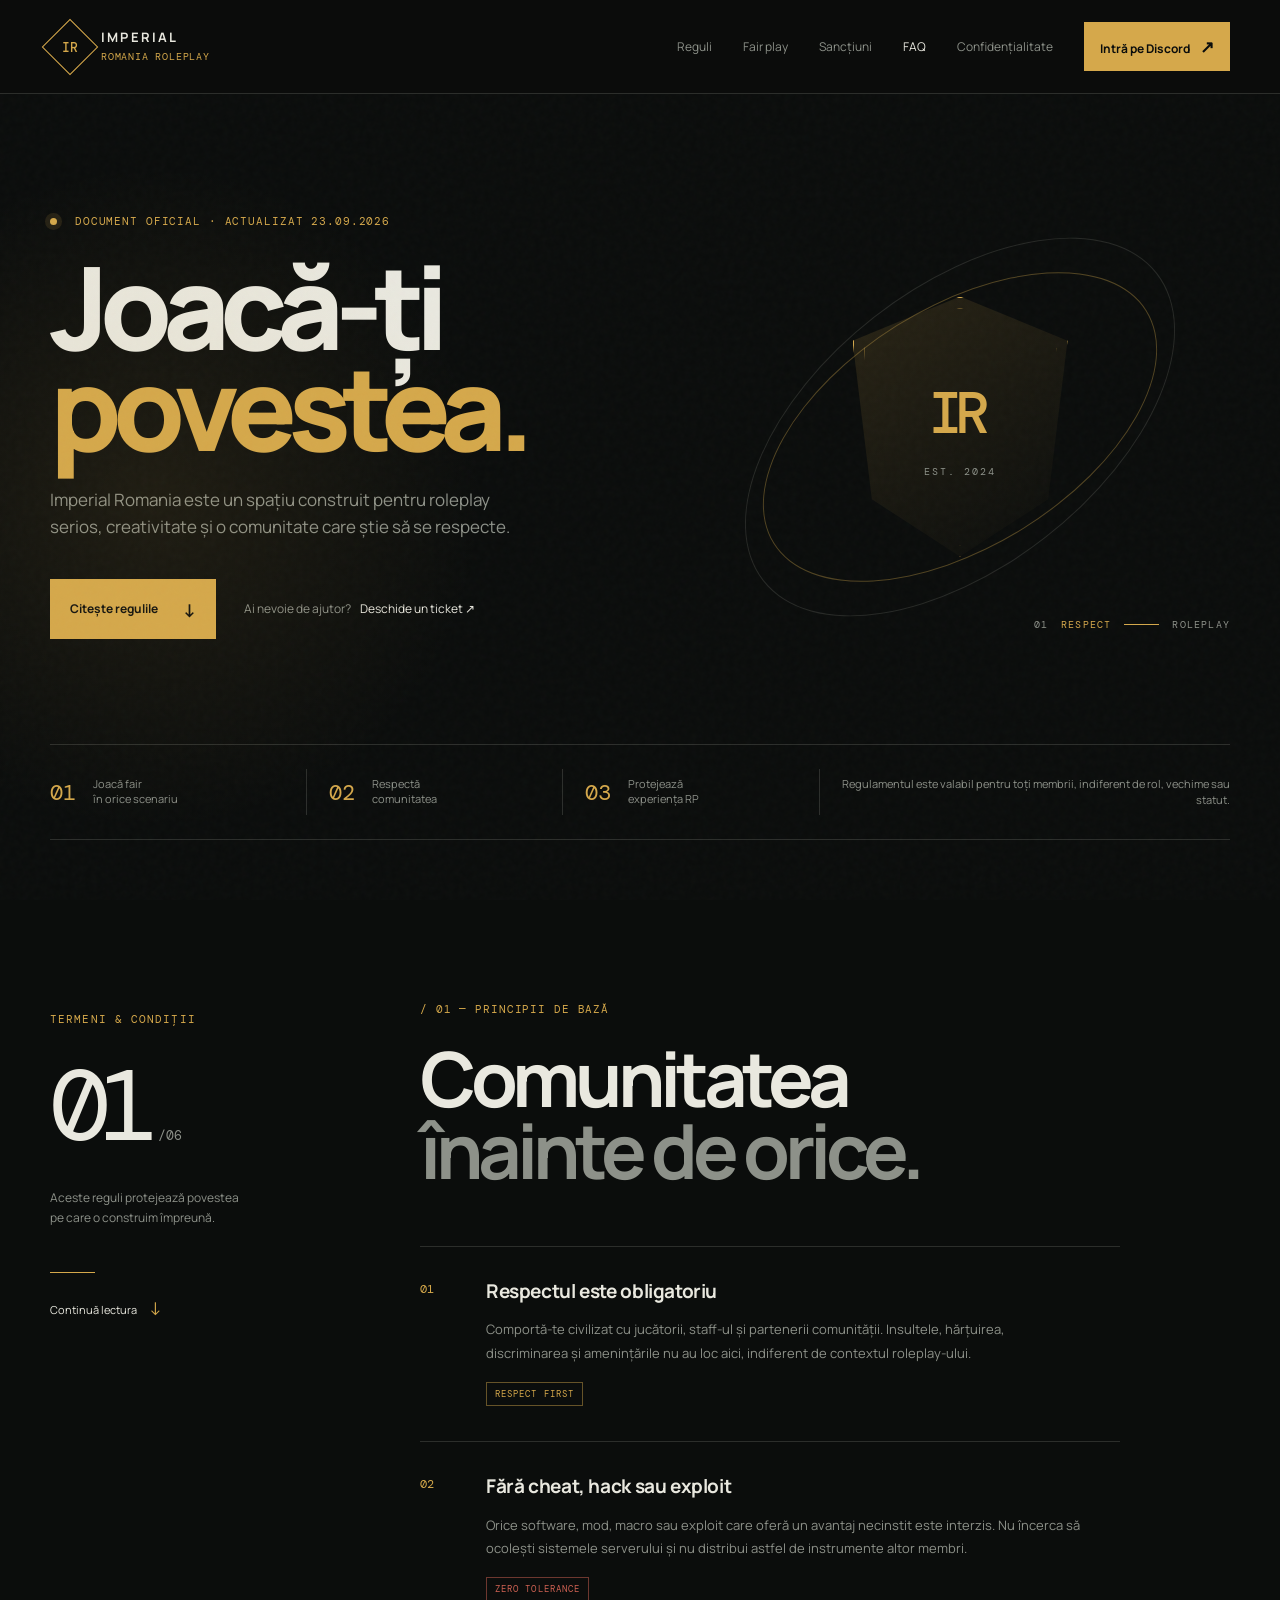
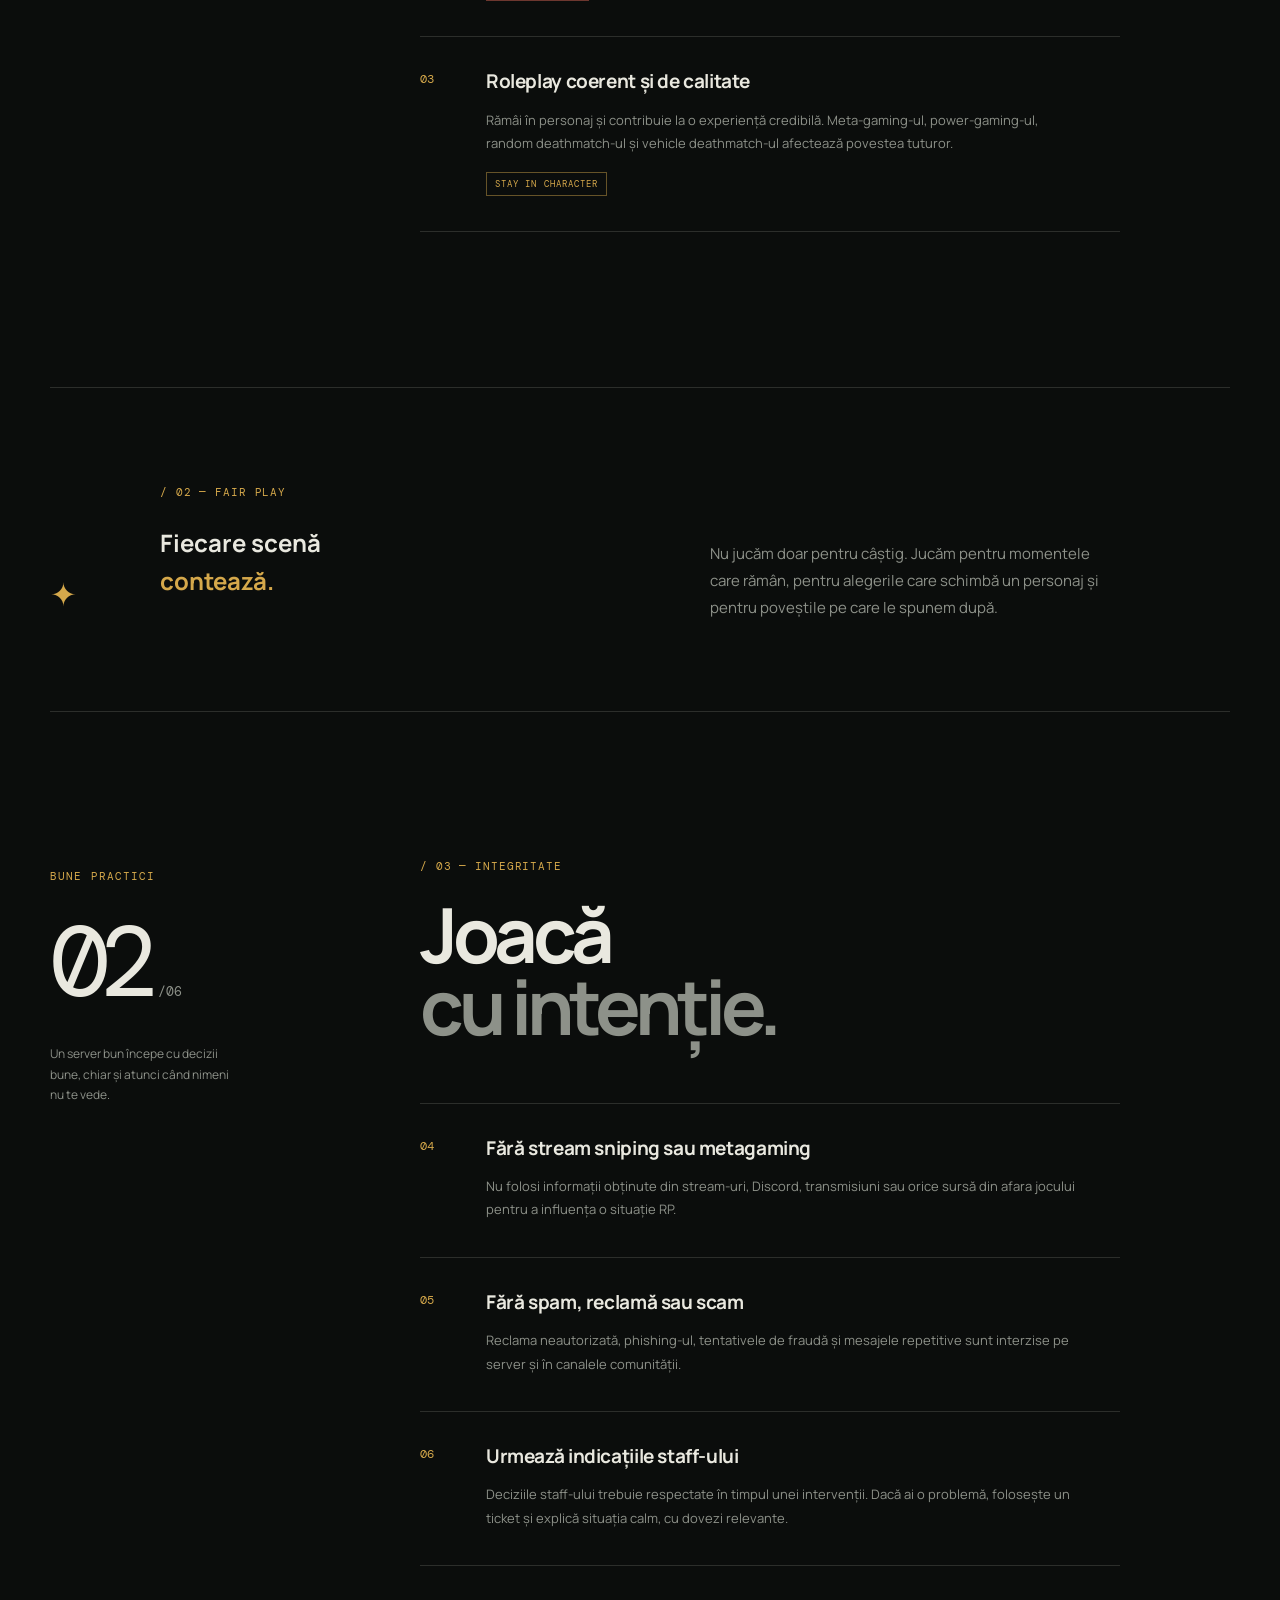
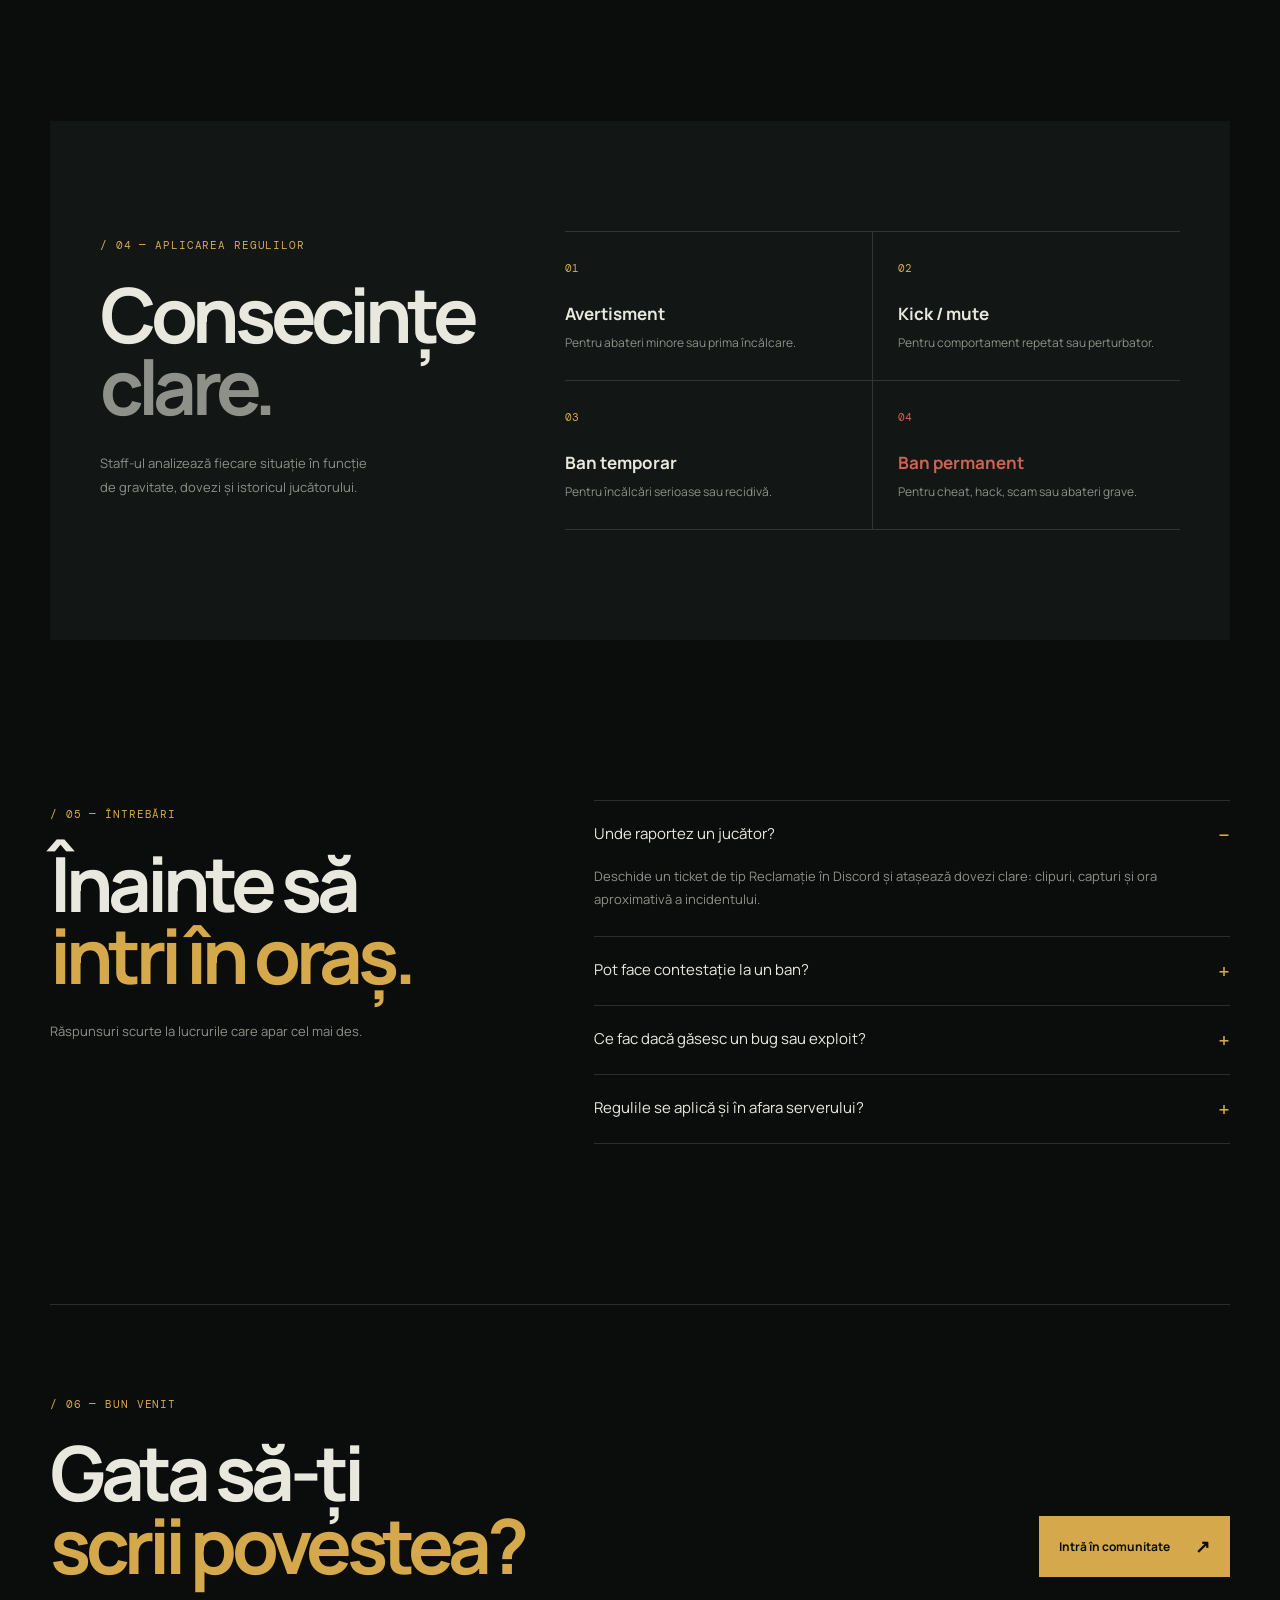
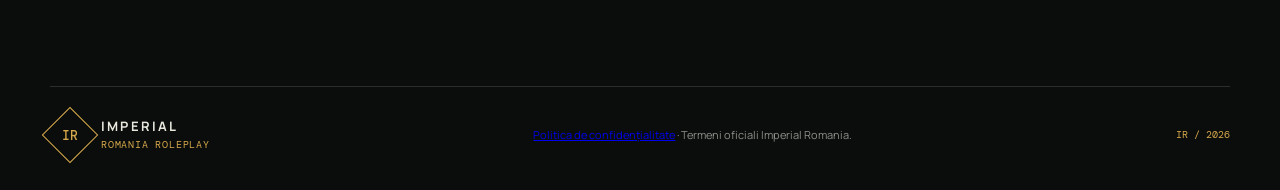
<file: index.html>
<!doctype html>
<html lang="ro">
  <head>
    <meta charset="UTF-8" />
    <meta name="viewport" content="width=device-width, initial-scale=1.0" />
    <meta name="theme-color" content="#0b0d0c" />
    <meta name="description" content="Termenii oficiali ai comunității Imperial Romania Roleplay. Joacă corect, respectă comunitatea, construiește-ți povestea." />
    <title>Imperial Romania | Terms of Service</title>
    <link rel="preconnect" href="https://fonts.googleapis.com" />
    <link rel="preconnect" href="https://fonts.gstatic.com" crossorigin />
    <link href="https://fonts.googleapis.com/css2?family=DM+Mono:wght@400;500&family=Manrope:wght@400;500;600;700;800&display=swap" rel="stylesheet" />
    <link rel="stylesheet" href="styles.css" />
  </head>
  <body>
    <div class="noise" aria-hidden="true"></div>
    <header class="site-header">
      <a class="brand" href="index.html" aria-label="Imperial Romania acasă">
        <span class="brand-mark"><span>IR</span></span>
        <span class="brand-text"><strong>IMPERIAL</strong><small>ROMANIA ROLEPLAY</small></span>
      </a>
      <button class="menu-toggle" type="button" aria-expanded="false" aria-controls="site-nav"><span></span><span></span></button>
      <nav id="site-nav" class="site-nav" aria-label="Navigație principală">
        <a class="active" href="#reguli">Reguli</a>
        <a href="#fair-play">Fair play</a>
        <a href="#sanctiuni">Sancțiuni</a>
        <a href="#faq">FAQ</a>
        <a href="privacy.html">Confidențialitate</a>
        <a class="nav-cta" href="https://discord.com" target="_blank" rel="noreferrer">Intră pe Discord <span>↗</span></a>
      </nav>
    </header>

    <main id="top">
      <section class="hero section-shell">
        <div class="hero-copy reveal">
          <div class="eyebrow"><span class="live-dot"></span> Document oficial · actualizat 23.09.2026</div>
          <h1>Joacă-ți<br /><em>povestea.</em></h1>
          <p class="hero-lead">Imperial Romania este un spațiu construit pentru roleplay serios, creativitate și o comunitate care știe să se respecte.</p>
          <div class="hero-actions">
            <a class="button button-primary" href="#reguli">Citește regulile <span>↓</span></a>
            <a class="text-link" href="https://discord.com" target="_blank" rel="noreferrer">Ai nevoie de ajutor? <span>Deschide un ticket ↗</span></a>
          </div>
        </div>
        <div class="hero-art reveal reveal-delay" aria-label="Emblemă Imperial Romania" role="img">
          <div class="orbit orbit-one"></div><div class="orbit orbit-two"></div>
          <div class="crest"><span>IR</span><small>EST. 2024</small></div>
          <div class="art-caption"><span>01</span><b>RESPECT</b><i></i><span>ROLEPLAY</span></div>
        </div>
      </section>

      <section class="stats-strip section-shell reveal">
        <div><strong>01</strong><span>Joacă fair<br />în orice scenariu</span></div>
        <div><strong>02</strong><span>Respectă<br />comunitatea</span></div>
        <div><strong>03</strong><span>Protejează<br />experiența RP</span></div>
        <div class="stats-note">Regulamentul este valabil pentru toți membrii, indiferent de rol, vechime sau statut.</div>
      </section>

      <section id="reguli" class="rules-layout section-shell">
        <aside class="section-index reveal">
          <span class="index-label">Termeni &amp; condiții</span>
          <div class="index-number">01<span>/06</span></div>
          <p>Aceste reguli protejează povestea pe care o construim împreună.</p>
          <div class="index-line"></div>
          <a href="#fair-play">Continuă lectura <span>↓</span></a>
        </aside>
        <div class="rules-content">
          <div class="content-heading reveal"><span class="kicker">/ 01 — Principii de bază</span><h2>Comunitatea<br /><span>înainte de orice.</span></h2></div>
          <div class="rule-list">
            <article class="rule reveal"><span class="rule-no">01</span><div><h3>Respectul este obligatoriu</h3><p>Comportă-te civilizat cu jucătorii, staff-ul și partenerii comunității. Insultele, hărțuirea, discriminarea și amenințările nu au loc aici, indiferent de contextul roleplay-ului.</p><div class="rule-tag">RESPECT FIRST</div></div></article>
            <article class="rule reveal"><span class="rule-no">02</span><div><h3>Fără cheat, hack sau exploit</h3><p>Orice software, mod, macro sau exploit care oferă un avantaj necinstit este interzis. Nu încerca să ocolești sistemele serverului și nu distribui astfel de instrumente altor membri.</p><div class="rule-tag danger">ZERO TOLERANCE</div></div></article>
            <article class="rule reveal"><span class="rule-no">03</span><div><h3>Roleplay coerent și de calitate</h3><p>Rămâi în personaj și contribuie la o experiență credibilă. Meta-gaming-ul, power-gaming-ul, random deathmatch-ul și vehicle deathmatch-ul afectează povestea tuturor.</p><div class="rule-tag">STAY IN CHARACTER</div></div></article>
          </div>
        </div>
      </section>

      <section id="fair-play" class="manifesto section-shell reveal">
        <div class="manifesto-mark">✦</div>
        <div><span class="kicker">/ 02 — Fair play</span><h2>Fiecare scenă<br /><em>contează.</em></h2></div>
        <p>Nu jucăm doar pentru câștig. Jucăm pentru momentele care rămân, pentru alegerile care schimbă un personaj și pentru poveștile pe care le spunem după.</p>
      </section>

      <section class="rules-layout second-rules section-shell">
        <aside class="section-index reveal"><span class="index-label">Bune practici</span><div class="index-number">02<span>/06</span></div><p>Un server bun începe cu decizii bune, chiar și atunci când nimeni nu te vede.</p></aside>
        <div class="rules-content">
          <div class="content-heading reveal"><span class="kicker">/ 03 — Integritate</span><h2>Joacă<br /><span>cu intenție.</span></h2></div>
          <div class="rule-list">
            <article class="rule reveal"><span class="rule-no">04</span><div><h3>Fără stream sniping sau metagaming</h3><p>Nu folosi informații obținute din stream-uri, Discord, transmisiuni sau orice sursă din afara jocului pentru a influența o situație RP.</p></div></article>
            <article class="rule reveal"><span class="rule-no">05</span><div><h3>Fără spam, reclamă sau scam</h3><p>Reclama neautorizată, phishing-ul, tentativele de fraudă și mesajele repetitive sunt interzise pe server și în canalele comunității.</p></div></article>
            <article class="rule reveal"><span class="rule-no">06</span><div><h3>Urmează indicațiile staff-ului</h3><p>Deciziile staff-ului trebuie respectate în timpul unei intervenții. Dacă ai o problemă, folosește un ticket și explică situația calm, cu dovezi relevante.</p></div></article>
          </div>
        </div>
      </section>

      <section id="sanctiuni" class="sanctions section-shell reveal">
        <div class="sanctions-head"><span class="kicker">/ 04 — Aplicarea regulilor</span><h2>Consecințe<br /><span>clare.</span></h2><p>Staff-ul analizează fiecare situație în funcție de gravitate, dovezi și istoricul jucătorului.</p></div>
        <div class="sanction-grid"><div><span>01</span><h3>Avertisment</h3><p>Pentru abateri minore sau prima încălcare.</p></div><div><span>02</span><h3>Kick / mute</h3><p>Pentru comportament repetat sau perturbator.</p></div><div><span>03</span><h3>Ban temporar</h3><p>Pentru încălcări serioase sau recidivă.</p></div><div class="critical"><span>04</span><h3>Ban permanent</h3><p>Pentru cheat, hack, scam sau abateri grave.</p></div></div>
      </section>

      <section id="faq" class="faq section-shell">
        <div class="faq-intro reveal"><span class="kicker">/ 05 — Întrebări</span><h2>Înainte să<br /><em>intri în oraș.</em></h2><p>Răspunsuri scurte la lucrurile care apar cel mai des.</p></div>
        <div class="faq-list reveal">
          <details open><summary>Unde raportez un jucător?</summary><p>Deschide un ticket de tip Reclamație în Discord și atașează dovezi clare: clipuri, capturi și ora aproximativă a incidentului.</p></details>
          <details><summary>Pot face contestație la un ban?</summary><p>Da. Folosește ticket-ul „Cerere Unban”, prezintă situația complet și evită mesajele repetitive către staff. Cererile fără informații relevante pot fi închise.</p></details>
          <details><summary>Ce fac dacă găsesc un bug sau exploit?</summary><p>Nu îl folosi și nu îl distribui. Anunță staff-ul printr-un ticket, descriind pașii pentru reproducere. Raportările responsabile sunt apreciate.</p></details>
          <details><summary>Regulile se aplică și în afara serverului?</summary><p>Da, atunci când comportamentul afectează direct comunitatea, serverul sau siguranța membrilor. Staff-ul poate interveni pentru protejarea comunității.</p></details>
        </div>
      </section>

      <section class="final-cta section-shell reveal"><div><span class="kicker">/ 06 — Bun venit</span><h2>Gata să-ți<br /><em>scrii povestea?</em></h2></div><a class="button button-primary" href="https://discord.com" target="_blank" rel="noreferrer">Intră în comunitate <span>↗</span></a></section>
    </main>

    <footer class="site-footer section-shell"><a class="brand" href="index.html"><span class="brand-mark"><span>IR</span></span><span class="brand-text"><strong>IMPERIAL</strong><small>ROMANIA ROLEPLAY</small></span></a><p><a href="privacy.html">Politica de confidențialitate</a> · Termeni oficiali Imperial Romania.</p><span class="footer-code">IR / 2026</span></footer>
    <script src="script.js"></script>
  </body>
</html>
</file>
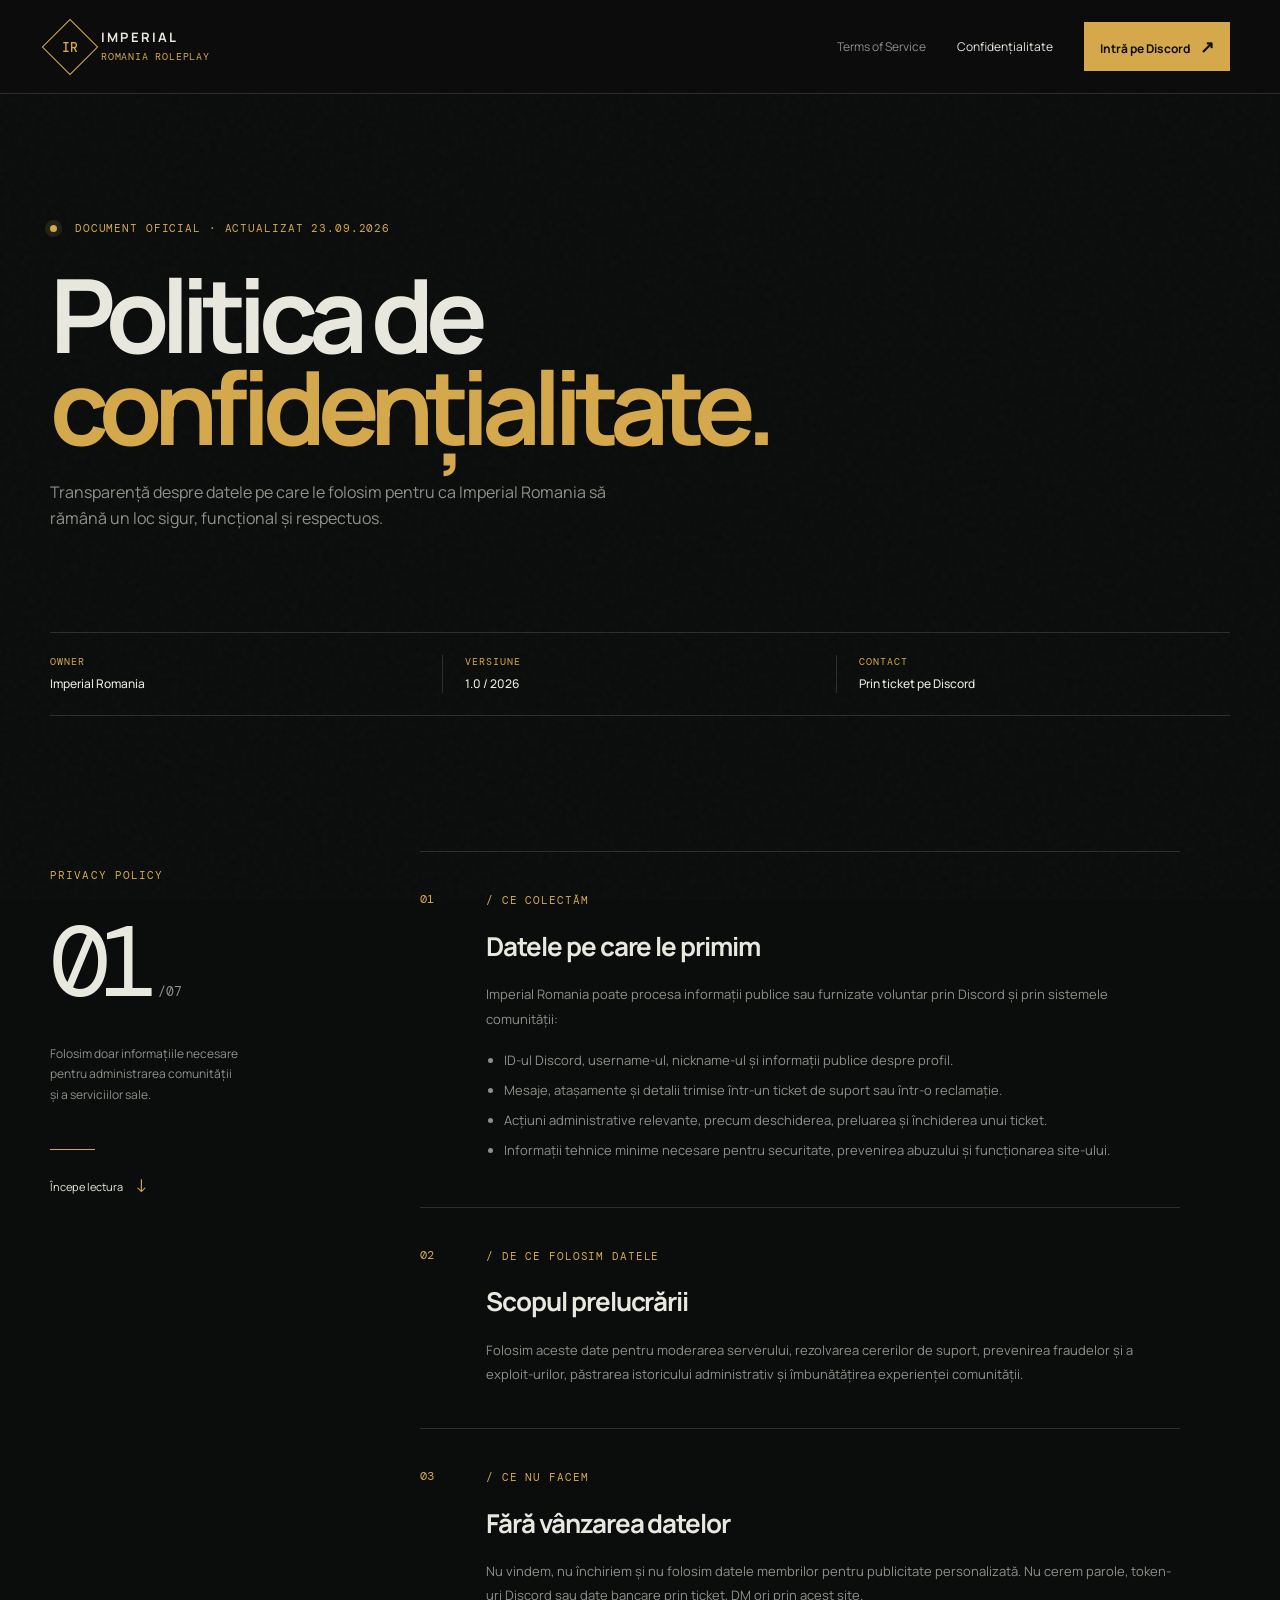
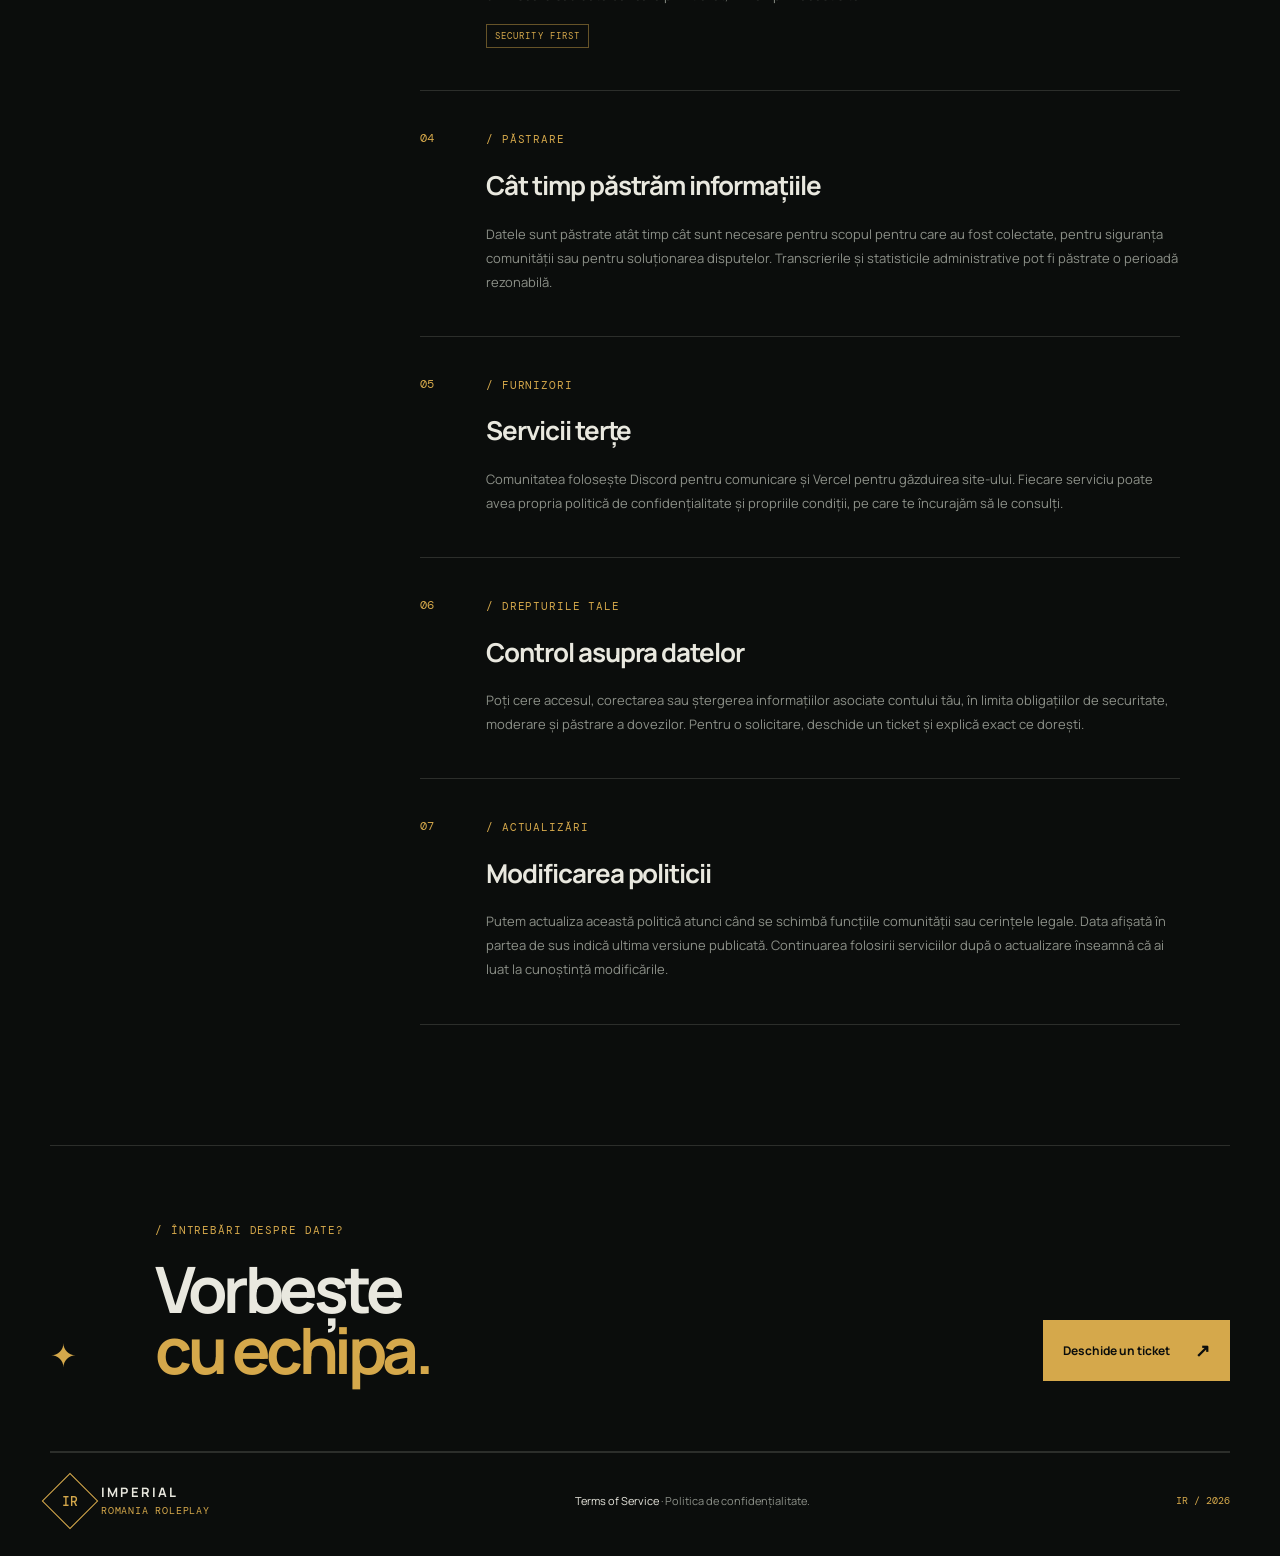
<file: privacy.html>
<!doctype html>
<html lang="ro">
  <head>
    <meta charset="UTF-8" />
    <meta name="viewport" content="width=device-width, initial-scale=1.0" />
    <meta name="theme-color" content="#0b0d0c" />
    <meta name="description" content="Politica de confidențialitate Imperial Romania Roleplay." />
    <title>Imperial Romania | Politica de confidențialitate</title>
    <link rel="preconnect" href="https://fonts.googleapis.com" />
    <link rel="preconnect" href="https://fonts.gstatic.com" crossorigin />
    <link href="https://fonts.googleapis.com/css2?family=DM+Mono:wght@400;500&family=Manrope:wght@400;500;600;700;800&display=swap" rel="stylesheet" />
    <link rel="stylesheet" href="styles.css" />
    <link rel="stylesheet" href="privacy.css" />
  </head>
  <body>
    <div class="noise" aria-hidden="true"></div>
    <header class="site-header">
      <a class="brand" href="index.html" aria-label="Imperial Romania acasă"><span class="brand-mark"><span>IR</span></span><span class="brand-text"><strong>IMPERIAL</strong><small>ROMANIA ROLEPLAY</small></span></a>
      <button class="menu-toggle" type="button" aria-expanded="false" aria-controls="site-nav"><span></span><span></span></button>
      <nav id="site-nav" class="site-nav" aria-label="Navigație principală">
        <a href="index.html">Terms of Service</a>
        <a class="active" href="privacy.html">Confidențialitate</a>
        <a class="nav-cta" href="https://discord.com" target="_blank" rel="noreferrer">Intră pe Discord <span>↗</span></a>
      </nav>
    </header>

    <main id="top">
      <section class="privacy-hero section-shell reveal">
        <span class="eyebrow"><span class="live-dot"></span> Document oficial · actualizat 23.09.2026</span>
        <h1>Politica de<br /><em>confidențialitate.</em></h1>
        <p>Transparență despre datele pe care le folosim pentru ca Imperial Romania să rămână un loc sigur, funcțional și respectuos.</p>
      </section>

      <section class="privacy-meta section-shell reveal"><div><span>OWNER</span><strong>Imperial Romania</strong></div><div><span>VERSIUNE</span><strong>1.0 / 2026</strong></div><div><span>CONTACT</span><strong>Prin ticket pe Discord</strong></div></section>

      <section class="privacy-layout section-shell">
        <aside class="section-index reveal"><span class="index-label">Privacy policy</span><div class="index-number">01<span>/07</span></div><p>Folosim doar informațiile necesare pentru administrarea comunității și a serviciilor sale.</p><div class="index-line"></div><a href="#date">Începe lectura <span>↓</span></a></aside>
        <div class="privacy-content">
          <article id="date" class="policy-section reveal"><span class="rule-no">01</span><div><span class="kicker">/ Ce colectăm</span><h2>Datele pe care le primim</h2><p>Imperial Romania poate procesa informații publice sau furnizate voluntar prin Discord și prin sistemele comunității:</p><ul><li>ID-ul Discord, username-ul, nickname-ul și informații publice despre profil.</li><li>Mesaje, atașamente și detalii trimise într-un ticket de suport sau într-o reclamație.</li><li>Acțiuni administrative relevante, precum deschiderea, preluarea și închiderea unui ticket.</li><li>Informații tehnice minime necesare pentru securitate, prevenirea abuzului și funcționarea site-ului.</li></ul></div></article>
          <article class="policy-section reveal"><span class="rule-no">02</span><div><span class="kicker">/ De ce folosim datele</span><h2>Scopul prelucrării</h2><p>Folosim aceste date pentru moderarea serverului, rezolvarea cererilor de suport, prevenirea fraudelor și a exploit-urilor, păstrarea istoricului administrativ și îmbunătățirea experienței comunității.</p></div></article>
          <article class="policy-section reveal"><span class="rule-no">03</span><div><span class="kicker">/ Ce nu facem</span><h2>Fără vânzarea datelor</h2><p>Nu vindem, nu închiriem și nu folosim datele membrilor pentru publicitate personalizată. Nu cerem parole, token-uri Discord sau date bancare prin ticket, DM ori prin acest site.</p><div class="rule-tag">SECURITY FIRST</div></div></article>
          <article class="policy-section reveal"><span class="rule-no">04</span><div><span class="kicker">/ Păstrare</span><h2>Cât timp păstrăm informațiile</h2><p>Datele sunt păstrate atât timp cât sunt necesare pentru scopul pentru care au fost colectate, pentru siguranța comunității sau pentru soluționarea disputelor. Transcrierile și statisticile administrative pot fi păstrate o perioadă rezonabilă.</p></div></article>
          <article class="policy-section reveal"><span class="rule-no">05</span><div><span class="kicker">/ Furnizori</span><h2>Servicii terțe</h2><p>Comunitatea folosește Discord pentru comunicare și Vercel pentru găzduirea site-ului. Fiecare serviciu poate avea propria politică de confidențialitate și propriile condiții, pe care te încurajăm să le consulți.</p></div></article>
          <article class="policy-section reveal"><span class="rule-no">06</span><div><span class="kicker">/ Drepturile tale</span><h2>Control asupra datelor</h2><p>Poți cere accesul, corectarea sau ștergerea informațiilor asociate contului tău, în limita obligațiilor de securitate, moderare și păstrare a dovezilor. Pentru o solicitare, deschide un ticket și explică exact ce dorești.</p></div></article>
          <article class="policy-section reveal"><span class="rule-no">07</span><div><span class="kicker">/ Actualizări</span><h2>Modificarea politicii</h2><p>Putem actualiza această politică atunci când se schimbă funcțiile comunității sau cerințele legale. Data afișată în partea de sus indică ultima versiune publicată. Continuarea folosirii serviciilor după o actualizare înseamnă că ai luat la cunoștință modificările.</p></div></article>
        </div>
      </section>

      <section class="privacy-callout section-shell reveal"><div class="manifesto-mark">✦</div><div><span class="kicker">/ Întrebări despre date?</span><h2>Vorbește<br /><em>cu echipa.</em></h2></div><a class="button button-primary" href="https://discord.com" target="_blank" rel="noreferrer">Deschide un ticket <span>↗</span></a></section>
    </main>

    <footer class="site-footer section-shell"><a class="brand" href="index.html"><span class="brand-mark"><span>IR</span></span><span class="brand-text"><strong>IMPERIAL</strong><small>ROMANIA ROLEPLAY</small></span></a><p><a href="index.html">Terms of Service</a> · Politica de confidențialitate.</p><span class="footer-code">IR / 2026</span></footer>
    <script src="script.js"></script>
  </body>
</html>
</file>
<file: styles.css>
:root{--ink:#0b0d0c;--ink-soft:#121614;--paper:#e9e8df;--muted:#8d9189;--line:rgba(233,232,223,.15);--gold:#d5a84b;--gold-light:#f0cc78;--red:#cf6253;--display:'Manrope',sans-serif;--mono:'DM Mono',monospace}*{box-sizing:border-box}html{scroll-behavior:smooth}body{margin:0;background:var(--ink);color:var(--paper);font-family:var(--display);font-size:16px;line-height:1.6;overflow-x:hidden}.noise{position:fixed;inset:0;pointer-events:none;z-index:10;opacity:.035;background-image:url("data:image/svg+xml,%3Csvg viewBox='0 0 180 180' xmlns='http://www.w3.org/2000/svg'%3E%3Cfilter id='n'%3E%3CfeTurbulence type='fractalNoise' baseFrequency='.8' numOctaves='4' stitchTiles='stitch'/%3E%3C/filter%3E%3Crect width='100%25' height='100%25' filter='url(%23n)' opacity='.7'/%3E%3C/svg%3E")}.section-shell{width:min(1180px,calc(100% - 96px));margin:auto}.site-header{height:94px;border-bottom:1px solid var(--line);display:flex;align-items:center;justify-content:space-between;padding:0 max(48px,calc((100vw - 1180px)/2));position:relative;z-index:20;background:rgba(11,13,12,.82);backdrop-filter:blur(16px)}.brand{display:inline-flex;align-items:center;gap:11px;color:var(--paper);text-decoration:none}.brand-mark{height:40px;width:40px;border:1px solid var(--gold);display:grid;place-items:center;transform:rotate(45deg)}.brand-mark span{font:500 13px var(--mono);color:var(--gold);transform:rotate(-45deg)}.brand-text{display:flex;flex-direction:column;line-height:1.1}.brand-text strong{font-size:13px;letter-spacing:.17em}.brand-text small{font:10px var(--mono);color:var(--gold);letter-spacing:.08em;margin-top:5px}.site-nav{display:flex;align-items:center;gap:31px}.site-nav a,.text-link{font-size:12px;color:var(--muted);text-decoration:none;transition:.25s}.site-nav a:hover,.site-nav a.active{color:var(--paper)}.site-nav .nav-cta{color:var(--ink);background:var(--gold);padding:11px 16px;font-weight:700}.site-nav .nav-cta span{font-size:17px;margin-left:8px}.menu-toggle{display:none;background:none;border:0}.hero{min-height:650px;display:grid;grid-template-columns:1fr .9fr;align-items:center;gap:40px;padding:105px 0 90px;position:relative}.hero:before{content:'';position:absolute;left:-22vw;top:12%;width:60vw;height:60vw;max-height:650px;border-radius:50%;background:radial-gradient(circle,rgba(213,168,75,.1),transparent 66%);pointer-events:none}.eyebrow,.kicker{color:var(--gold);font:11px var(--mono);letter-spacing:.08em;text-transform:uppercase}.live-dot{display:inline-block;height:7px;width:7px;border-radius:50%;background:var(--gold);box-shadow:0 0 0 5px rgba(213,168,75,.12);margin-right:10px}.hero h1{font-size:clamp(65px,9vw,130px);letter-spacing:-.08em;line-height:.88;margin:28px 0;color:var(--paper);font-weight:800}.hero h1 em,.manifesto h2 em,.faq h2 em,.final-cta h2 em{color:var(--gold);font-style:normal}.hero-lead{max-width:480px;color:var(--muted);font-size:17px}.hero-actions{display:flex;align-items:center;gap:28px;margin-top:38px}.button{display:inline-flex;align-items:center;gap:25px;padding:16px 20px;text-decoration:none;font-size:12px;font-weight:700;transition:transform .25s,background .25s}.button:hover{transform:translateY(-3px)}.button-primary{background:var(--gold);color:var(--ink)}.button-primary span{font-size:18px}.text-link span{color:var(--paper);margin-left:7px}.hero-art{height:430px;position:relative;display:grid;place-items:center}.orbit{position:absolute;border:1px solid rgba(213,168,75,.35);border-radius:50%;transform:rotate(-32deg)}.orbit-one{width:440px;height:240px}.orbit-two{width:280px;height:500px;transform:rotate(52deg);border-color:rgba(233,232,223,.12)}.crest{width:215px;height:260px;border:1px solid var(--gold);clip-path:polygon(50% 0,100% 17%,91% 78%,50% 100%,9% 78%,0 17%);display:grid;place-items:center;align-content:center;background:linear-gradient(145deg,rgba(213,168,75,.15),transparent);position:relative}.crest:before{content:'';position:absolute;inset:10px;border:1px solid rgba(213,168,75,.33);clip-path:inherit}.crest span{font:500 58px var(--mono);letter-spacing:-.13em;color:var(--gold);margin-left:-9px}.crest small{font:10px var(--mono);color:var(--muted);letter-spacing:.2em;margin-top:14px}.art-caption{position:absolute;bottom:11px;right:0;display:flex;align-items:center;gap:13px;color:var(--muted);font:10px var(--mono);letter-spacing:.12em}.art-caption b{color:var(--gold);font-weight:400}.art-caption i{display:block;width:35px;height:1px;background:var(--gold)}.stats-strip{border-top:1px solid var(--line);border-bottom:1px solid var(--line);display:grid;grid-template-columns:repeat(3,1fr) 1.6fr;align-items:center;padding:24px 0}.stats-strip>div{display:flex;gap:17px;align-items:center;border-right:1px solid var(--line);min-height:46px;padding-left:22px}.stats-strip>div:first-child{padding-left:0}.stats-strip strong{font:22px var(--mono);color:var(--gold)}.stats-strip span{font-size:11px;line-height:1.35;color:var(--muted)}.stats-note{border:0!important;justify-content:flex-end;text-align:right;font-size:11px;color:var(--muted);line-height:1.5}.rules-layout{display:grid;grid-template-columns:260px 1fr;gap:110px;padding-top:155px;padding-bottom:155px}.section-index{padding-top:10px}.index-label{font:11px var(--mono);color:var(--gold);text-transform:uppercase;letter-spacing:.1em}.index-number{font:100px var(--mono);letter-spacing:-.11em;line-height:1;color:var(--paper);margin-top:25px}.index-number span{font-size:13px;letter-spacing:0;color:var(--muted);margin-left:10px}.section-index p{font-size:12px;line-height:1.7;color:var(--muted);max-width:190px;margin-top:32px}.index-line{width:45px;height:1px;background:var(--gold);margin:44px 0 20px}.section-index a{color:var(--paper);font-size:11px;text-decoration:none}.section-index a span{color:var(--gold);font-size:18px;margin-left:10px}.content-heading{margin-bottom:60px}.content-heading h2,.sanctions h2,.faq h2,.final-cta h2{font-size:clamp(45px,6vw,76px);line-height:.95;letter-spacing:-.07em;margin:21px 0 0}.content-heading h2 span,.sanctions h2 span{color:var(--muted)}.rule{display:grid;grid-template-columns:66px 1fr;border-top:1px solid var(--line);padding:29px 0 35px;max-width:700px}.rule:last-child{border-bottom:1px solid var(--line)}.rule-no{font:12px var(--mono);color:var(--gold);padding-top:5px}.rule h3{font-size:19px;margin:0 0 12px;letter-spacing:-.02em}.rule p{font-size:13px;color:var(--muted);margin:0;max-width:600px;line-height:1.8}.rule-tag{display:inline-block;color:var(--gold);font:9px var(--mono);letter-spacing:.12em;border:1px solid rgba(213,168,75,.45);padding:5px 8px;margin-top:17px}.rule-tag.danger{color:var(--red);border-color:rgba(207,98,83,.5)}.manifesto{display:grid;grid-template-columns:80px 1fr 1fr;gap:30px;border-top:1px solid var(--line);border-bottom:1px solid var(--line);padding-top:90px;padding-bottom:90px;align-items:end}.manifesto-mark{color:var(--gold);font-size:32px}.manifesto p{color:var(--muted);font-size:15px;line-height:1.8;max-width:400px;margin:0}.second-rules{padding-top:140px}.sanctions{background:var(--ink-soft);max-width:none;padding:110px max(48px,calc((100vw - 1180px)/2));display:grid;grid-template-columns:1fr 1.6fr;gap:80px}.sanctions-head p{color:var(--muted);font-size:13px;line-height:1.8;max-width:280px;margin-top:30px}.sanction-grid{display:grid;grid-template-columns:1fr 1fr;border-top:1px solid var(--line)}.sanction-grid>div{padding:22px 25px 28px 0;border-bottom:1px solid var(--line)}.sanction-grid>div:nth-child(even){padding-left:25px;border-left:1px solid var(--line)}.sanction-grid span{font:11px var(--mono);color:var(--gold)}.sanction-grid h3{font-size:17px;margin:20px 0 6px}.sanction-grid p{font-size:12px;color:var(--muted);margin:0}.sanction-grid .critical h3,.sanction-grid .critical span{color:var(--red)}.faq{display:grid;grid-template-columns:.8fr 1.2fr;gap:120px;padding-top:160px;padding-bottom:160px}.faq-intro p{font-size:13px;color:var(--muted);margin-top:30px}.faq-list details{border-top:1px solid var(--line);padding:21px 0}.faq-list details:last-child{border-bottom:1px solid var(--line)}.faq-list summary{list-style:none;cursor:pointer;font-size:15px;display:flex;justify-content:space-between}.faq-list summary::-webkit-details-marker{display:none}.faq-list summary:after{content:'+';font:20px var(--mono);color:var(--gold);font-weight:400}.faq-list details[open] summary:after{content:'−'}.faq-list p{font-size:13px;color:var(--muted);line-height:1.8;max-width:620px;margin:17px 0 3px}.final-cta{border-top:1px solid var(--line);display:flex;align-items:end;justify-content:space-between;padding-top:85px;padding-bottom:105px}.final-cta .button{margin-bottom:4px}.site-footer{border-top:1px solid var(--line);display:flex;align-items:center;justify-content:space-between;padding-top:28px;padding-bottom:35px}.site-footer p{font-size:11px;color:var(--muted);margin:0}.footer-code{font:10px var(--mono);color:var(--gold)}.reveal{opacity:0;transform:translateY(18px);transition:opacity .7s ease,transform .7s ease}.reveal.visible{opacity:1;transform:none}.reveal-delay{transition-delay:.2s}@media(max-width:800px){.section-shell{width:min(100% - 42px,600px)}.site-header{height:75px;padding:0 21px}.brand-mark{height:33px;width:33px}.brand-mark span{font-size:11px}.brand-text strong{font-size:11px}.brand-text small{font-size:8px}.menu-toggle{display:flex;width:33px;height:30px;flex-direction:column;justify-content:center;gap:7px;cursor:pointer}.menu-toggle span{height:1px;width:27px;background:var(--gold);display:block}.site-nav{position:absolute;top:75px;left:0;right:0;display:none;flex-direction:column;align-items:stretch;gap:0;background:#101311;border-bottom:1px solid var(--line);padding:10px 21px 20px}.site-nav.open{display:flex}.site-nav a{padding:12px 0}.site-nav .nav-cta{text-align:center;margin-top:9px}.hero{grid-template-columns:1fr;padding:82px 0 50px;min-height:auto}.hero h1{font-size:76px}.hero-lead{font-size:15px}.hero-art{height:340px;margin-top:15px}.orbit-one{width:300px;height:170px}.orbit-two{height:390px;width:210px}.crest{height:200px;width:165px}.crest span{font-size:44px}.stats-strip{grid-template-columns:1fr 1fr;gap:22px;padding:25px 0}.stats-strip>div{border:0!important;padding:0!important}.stats-note{grid-column:1/-1;text-align:left;justify-content:start;padding-top:7px!important;border-top:1px solid var(--line)!important;padding-top:19px!important}.rules-layout{grid-template-columns:1fr;gap:55px;padding-top:95px;padding-bottom:95px}.section-index{display:grid;grid-template-columns:1fr auto;gap:0}.index-number{font-size:68px;margin:0}.section-index p{grid-column:1/-1;margin:20px 0 0;max-width:270px}.index-line,.section-index a{display:none}.content-heading{margin-bottom:38px}.content-heading h2,.sanctions h2,.faq h2,.final-cta h2{font-size:52px}.rule{grid-template-columns:39px 1fr}.rule h3{font-size:17px}.rule p{font-size:12px}.manifesto{grid-template-columns:1fr;gap:25px;padding:62px 0}.manifesto-mark{order:2}.manifesto p{font-size:14px}.second-rules{padding-top:95px}.sanctions{display:block;padding:75px 21px}.sanctions-head{width:min(100% - 42px,600px);margin:auto}.sanction-grid{width:min(100% - 42px,600px);margin:55px auto 0}.sanction-grid>div{padding-right:12px}.sanction-grid>div:nth-child(even){padding-left:12px}.faq{grid-template-columns:1fr;gap:55px;padding-top:95px;padding-bottom:95px}.final-cta{display:block;padding-top:65px;padding-bottom:80px}.final-cta .button{margin-top:35px}.site-footer{display:grid;gap:22px}.footer-code{justify-self:start}}
</file>
<file: privacy.css>
.privacy-hero{padding:120px 0 85px;border-bottom:1px solid var(--line);max-width:1180px}.privacy-hero h1{font-size:clamp(58px,8vw,108px);line-height:.9;letter-spacing:-.08em;margin:28px 0}.privacy-hero h1 em{font-style:normal;color:var(--gold)}.privacy-hero p{max-width:560px;color:var(--muted);font-size:16px}.privacy-meta{display:grid;grid-template-columns:repeat(3,1fr);border-bottom:1px solid var(--line);padding:22px 0}.privacy-meta div{display:flex;flex-direction:column;gap:6px;border-right:1px solid var(--line);padding-left:22px}.privacy-meta div:first-child{padding-left:0}.privacy-meta div:last-child{border:0}.privacy-meta span{font:10px var(--mono);color:var(--gold);letter-spacing:.1em}.privacy-meta strong{font-size:12px;font-weight:500}.privacy-layout{display:grid;grid-template-columns:260px 1fr;gap:110px;padding-top:135px;padding-bottom:120px}.privacy-content{max-width:760px}.policy-section{display:grid;grid-template-columns:66px 1fr;border-top:1px solid var(--line);padding:34px 0 42px}.policy-section:last-child{border-bottom:1px solid var(--line)}.policy-section h2{font-size:26px;letter-spacing:-.04em;margin:14px 0 15px}.policy-section p,.policy-section li{font-size:13px;color:var(--muted);line-height:1.85}.policy-section p{margin:0}.policy-section ul{padding-left:18px;margin:14px 0 0}.policy-section li{padding:3px 0}.privacy-callout{border-top:1px solid var(--line);border-bottom:1px solid var(--line);padding-top:70px;padding-bottom:70px;display:grid;grid-template-columns:80px 1fr auto;align-items:end;gap:25px}.privacy-callout h2{font-size:clamp(42px,5vw,65px);line-height:.95;letter-spacing:-.07em;margin:18px 0 0}.privacy-callout em{font-style:normal;color:var(--gold)}.site-footer p a{color:var(--paper);text-decoration:none}@media(max-width:800px){.privacy-hero{padding:82px 0 60px}.privacy-hero h1{font-size:64px}.privacy-meta{grid-template-columns:1fr;gap:17px;padding:22px 0}.privacy-meta div,.privacy-meta div:first-child{border:0;padding-left:0}.privacy-layout{grid-template-columns:1fr;gap:55px;padding-top:95px;padding-bottom:85px}.privacy-layout .section-index{display:grid;grid-template-columns:1fr auto}.privacy-layout .index-number{margin:0}.privacy-layout .section-index p{grid-column:1/-1}.policy-section{grid-template-columns:39px 1fr}.policy-section h2{font-size:22px}.policy-section p,.policy-section li{font-size:12px}.privacy-callout{grid-template-columns:1fr;gap:18px;padding:58px 0}.privacy-callout .manifesto-mark{order:0}.privacy-callout .button{justify-self:start;margin-top:18px}}
</file>
